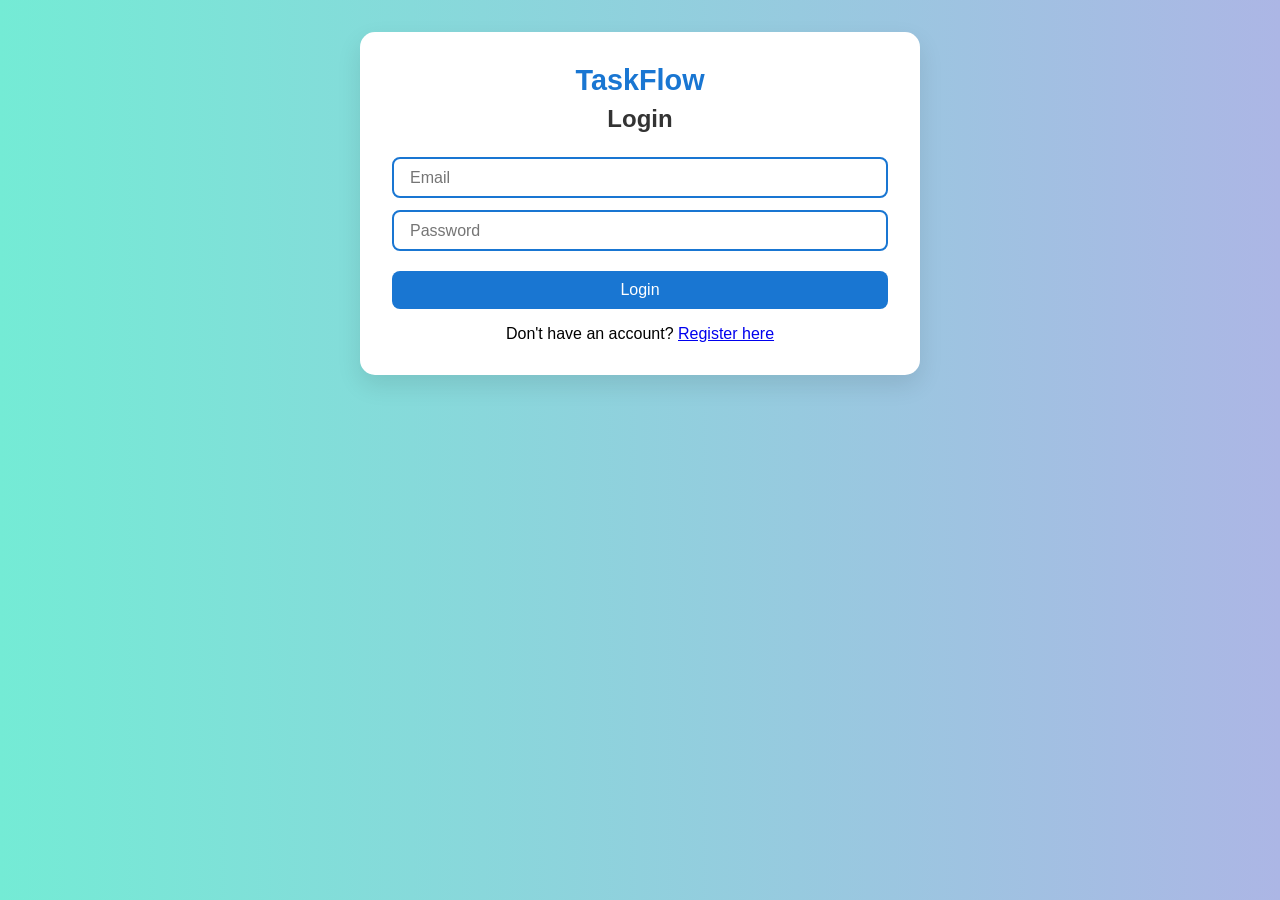
<file: src/main/resources/static/index.html>
<!DOCTYPE html>
<html lang="en">
<head>
    <meta charset="UTF-8" />
    <title>TaskFlow</title>
    <script>
        // Logged-in users go straight to their tasks, everyone else to the login page
        window.location.replace(localStorage.getItem("accessToken") ? "tasks.html" : "login.html");
    </script>
</head>
<body>
    <noscript>TaskFlow needs JavaScript. <a href="login.html">Go to login</a></noscript>
</body>
</html>
</file>
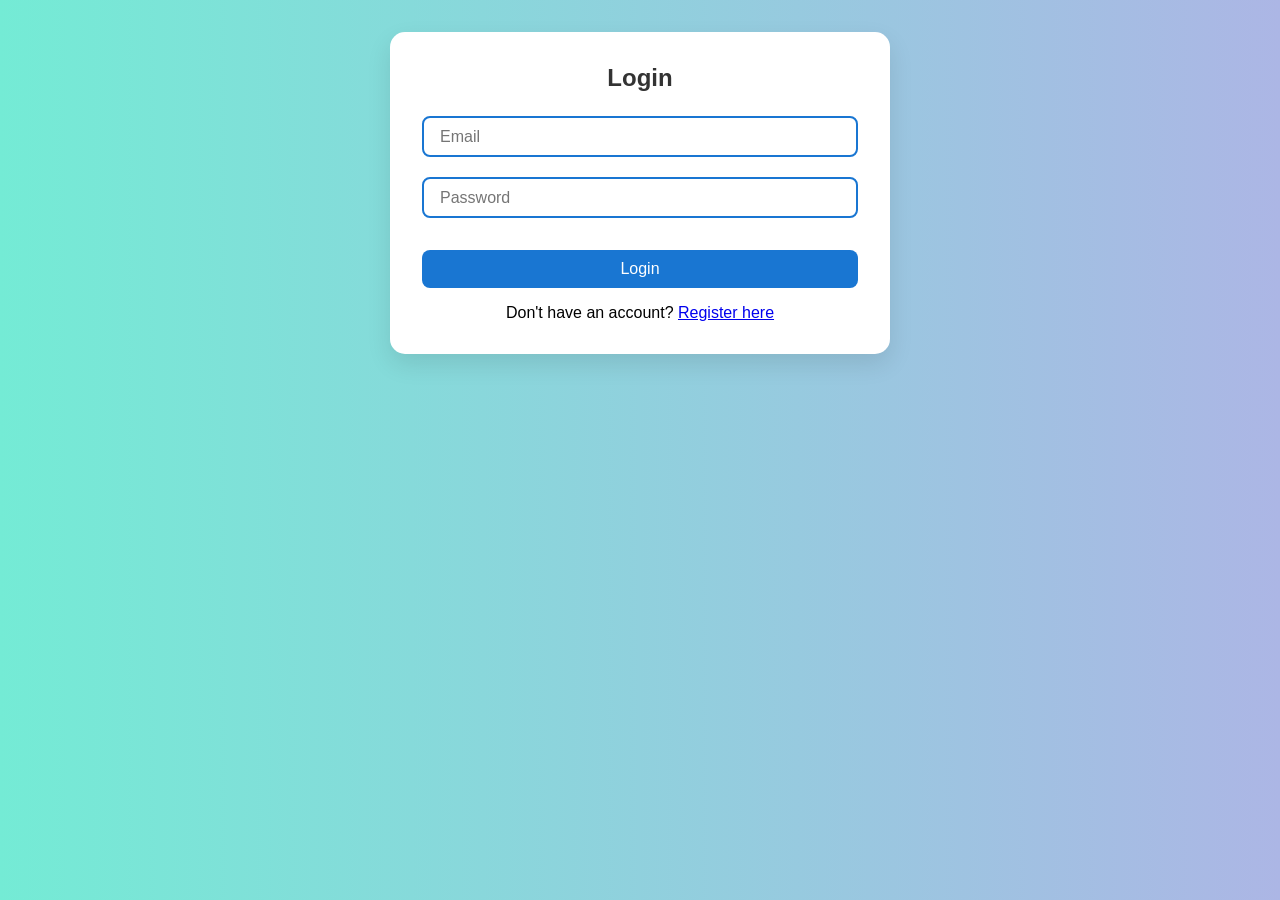
<file: login.html>
<!DOCTYPE html>
<html lang="en">
<head>
    <meta charset="UTF-8" />
    <meta name="viewport" content="width=device-width, initial-scale=1.0"/>
    <title>Login</title>
    <link rel="stylesheet" href="style.css" />
</head>
<body>
<div class="container">
    <h2>Login</h2>

    <div class="form-group">
        <input type="email" id="email" placeholder="Email" />
        <input type="password" id="password" placeholder="Password" />
    </div>

    <button onclick="login()">Login</button>

    <p style="text-align: center; margin-top: 1rem;">
        Don't have an account? <a href="register.html">Register here</a>
    </p>
</div>

<script src="script.js"></script>
</body>
</html>
</file>
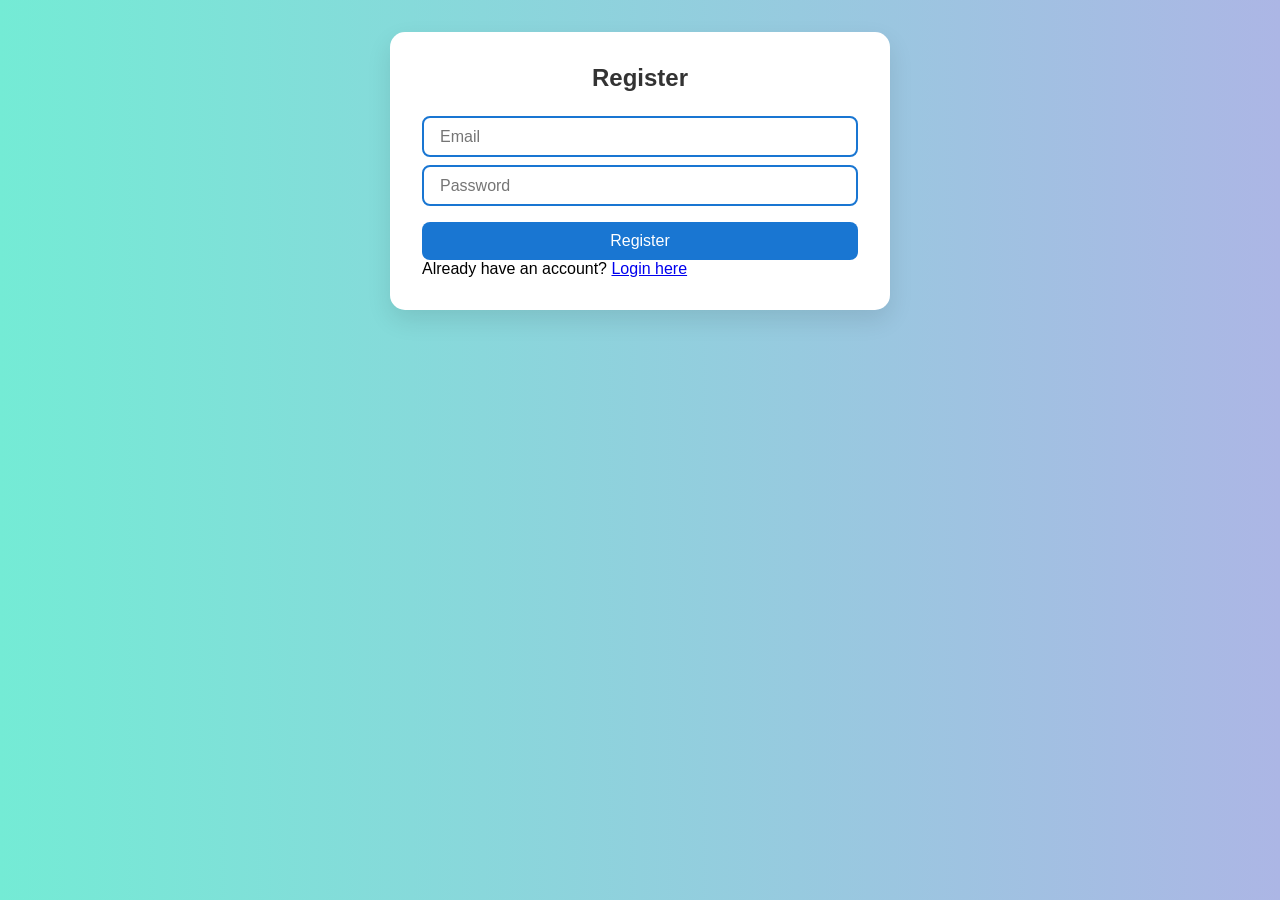
<file: register.html>
<!DOCTYPE html>
<html lang="en">
<head>
    <meta charset="UTF-8" />
    <meta name="viewport" content="width=device-width, initial-scale=1.0"/>
    <title>Register</title>
    <link rel="stylesheet" href="style.css" />
</head>
<body>
<div class="container">
    <h2>Register</h2>
    <input type="email" id="email" placeholder="Email" />
    <input type="password" id="password" placeholder="Password" />
    <button onclick="register()">Register</button>
    <p>Already have an account? <a href="login.html">Login here</a></p>
</div>

<script src="script.js"></script>
</body>
</html>
</file>
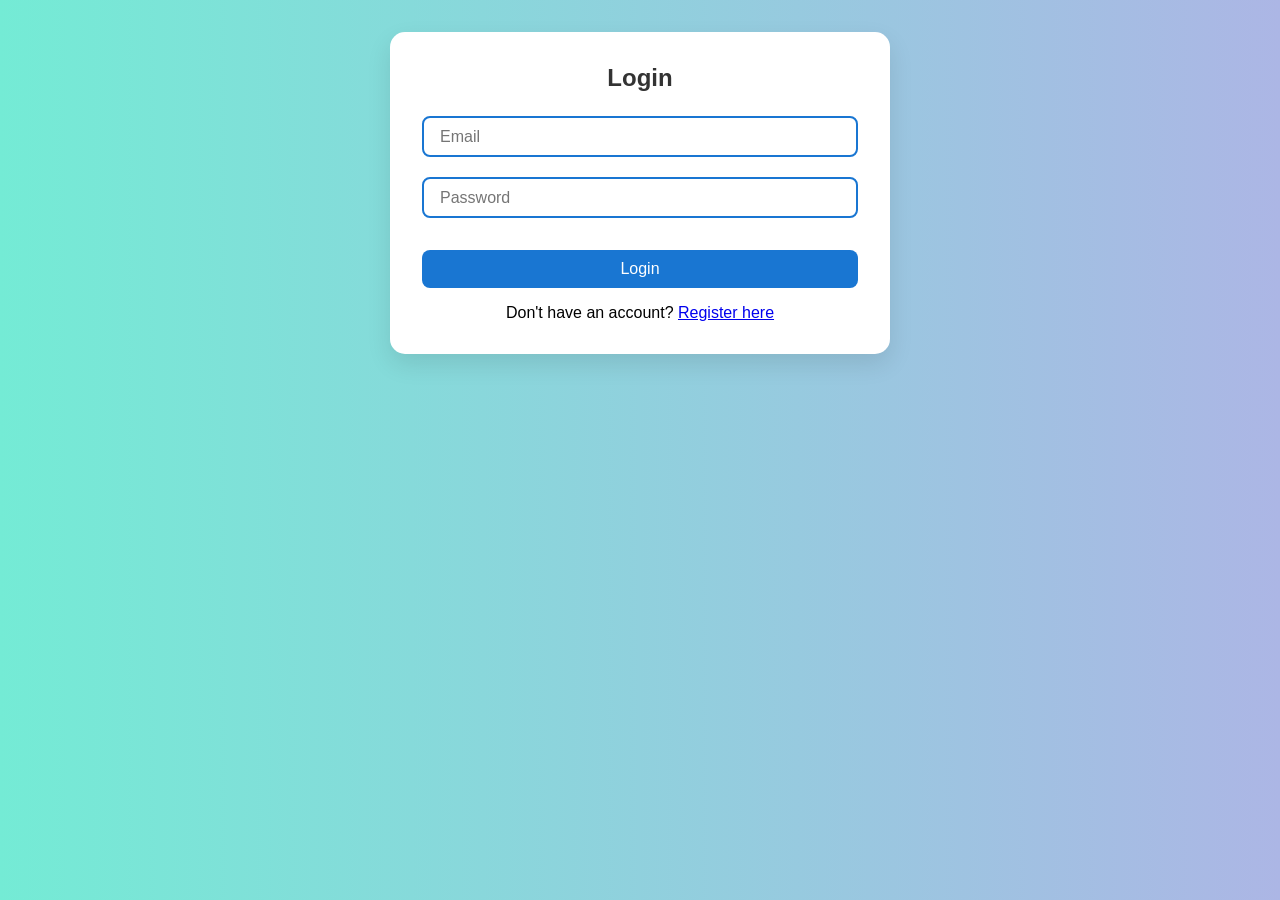
<file: todos.html>
<!DOCTYPE html>
<html lang="en">

<head>
    <meta charset="UTF-8" />
    <meta name="viewport" content="width=device-width, initial-scale=1.0" />
    <title>Your Todos</title>
    <link rel="stylesheet" href="style.css" />
</head>

<body>
    <div class="container">
        <h2>Your Todos</h2>

        <div id="todo-list" class="todo-cards">
            <p id="empty-message">Loading your todos...</p>
        </div>

        <div class="add-todo">
            <input type="text" id="new-todo" placeholder="Add new todo" />
            <button onclick="addTodo()">Add</button>
        </div>
    </div>

    <script src="script.js"></script>

</body>

</html>
</file>
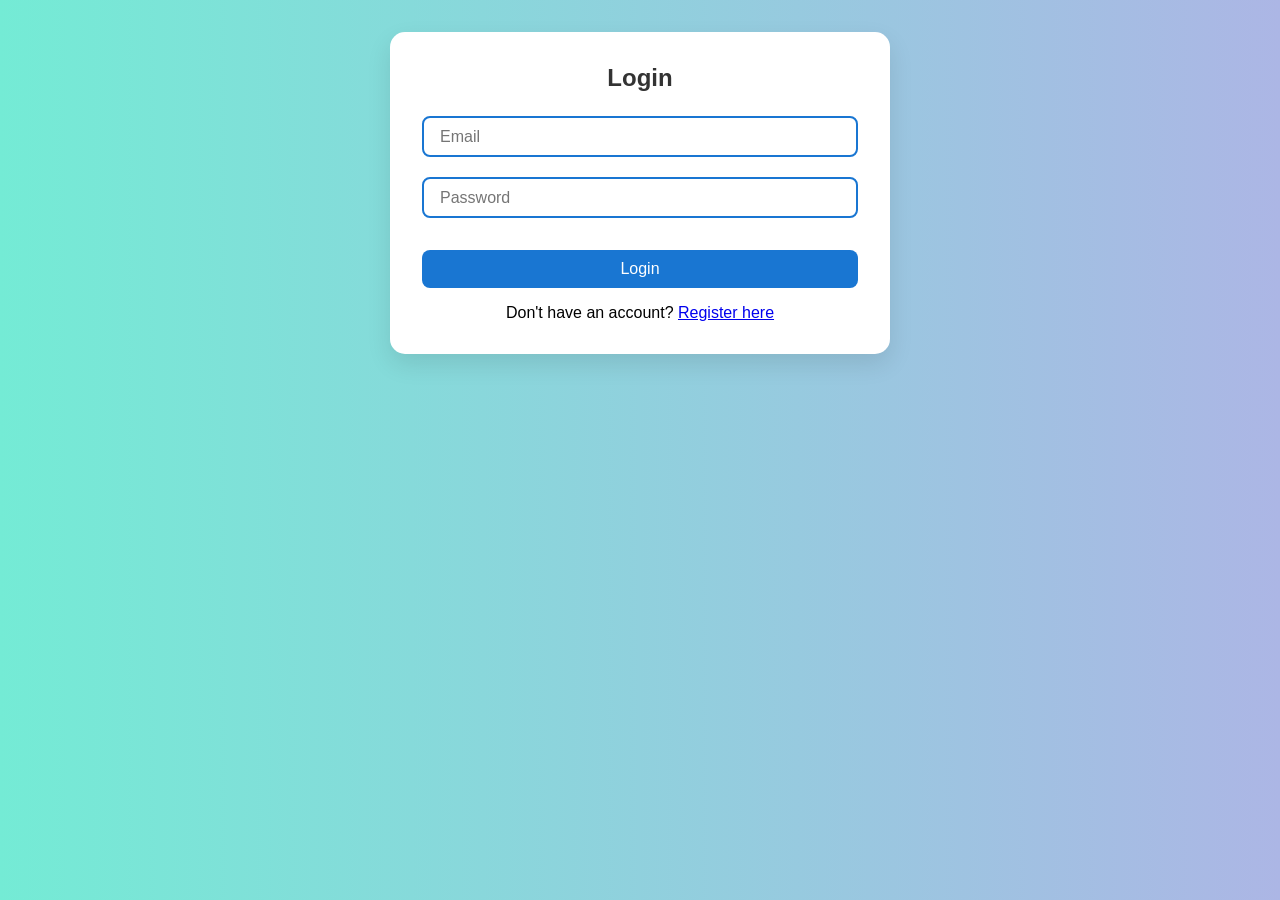
<file: TodoFrontend/login.html>
<!DOCTYPE html>
<html lang="en">
<head>
    <meta charset="UTF-8" />
    <meta name="viewport" content="width=device-width, initial-scale=1.0"/>
    <title>Login</title>
    <link rel="stylesheet" href="style.css" />
</head>
<body>
<div class="container">
    <h2>Login</h2>

    <div class="form-group">
        <input type="email" id="email" placeholder="Email" />
        <input type="password" id="password" placeholder="Password" />
    </div>

    <button onclick="login()">Login</button>

    <p style="text-align: center; margin-top: 1rem;">
        Don't have an account? <a href="register.html">Register here</a>
    </p>
</div>

<script src="script.js"></script>
</body>
</html>
</file>
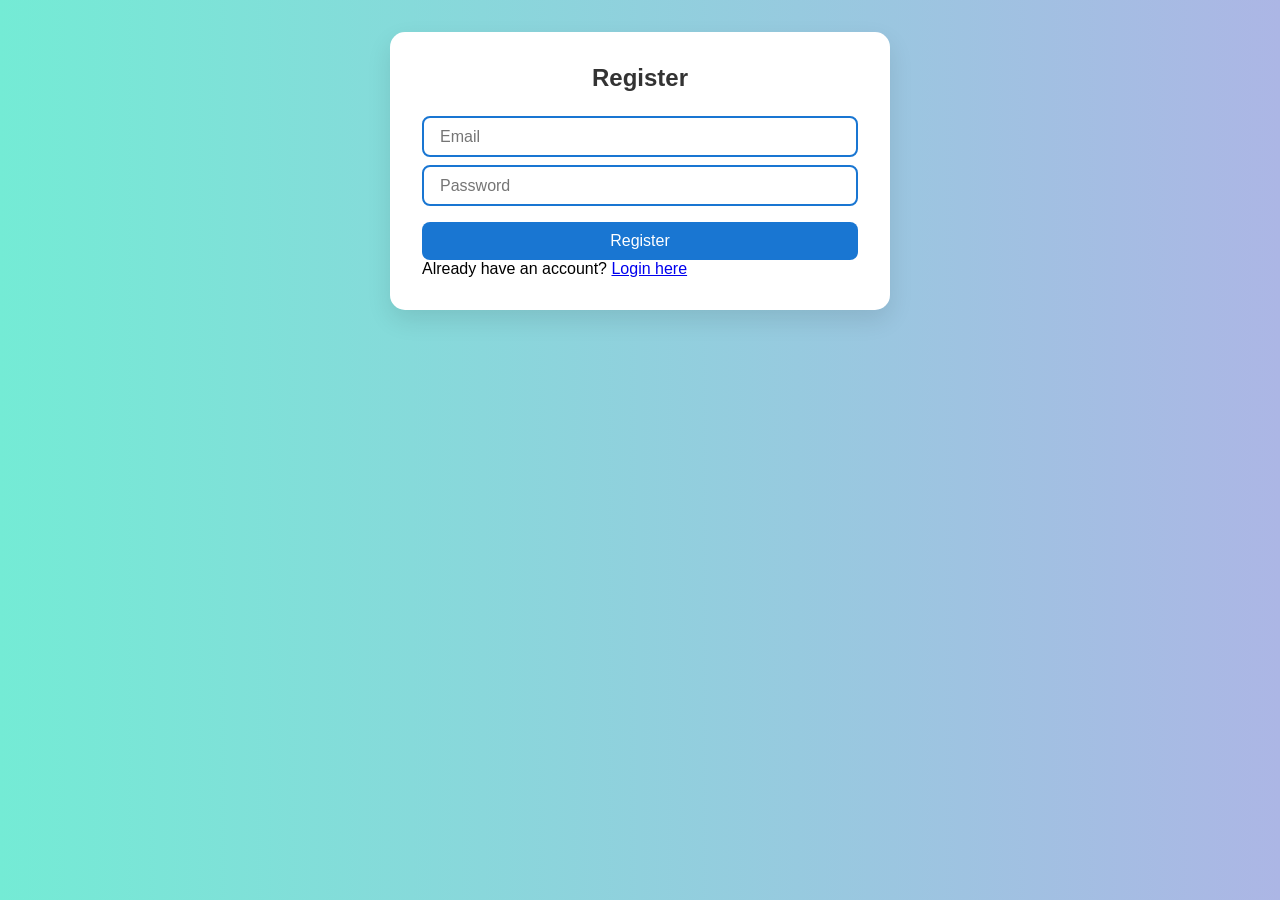
<file: TodoFrontend/register.html>
<!DOCTYPE html>
<html lang="en">
<head>
    <meta charset="UTF-8" />
    <meta name="viewport" content="width=device-width, initial-scale=1.0"/>
    <title>Register</title>
    <link rel="stylesheet" href="style.css" />
</head>
<body>
<div class="container">
    <h2>Register</h2>
    <input type="email" id="email" placeholder="Email" />
    <input type="password" id="password" placeholder="Password" />
    <button onclick="register()">Register</button>
    <p>Already have an account? <a href="login.html">Login here</a></p>
</div>

<script src="script.js"></script>
</body>
</html>
</file>
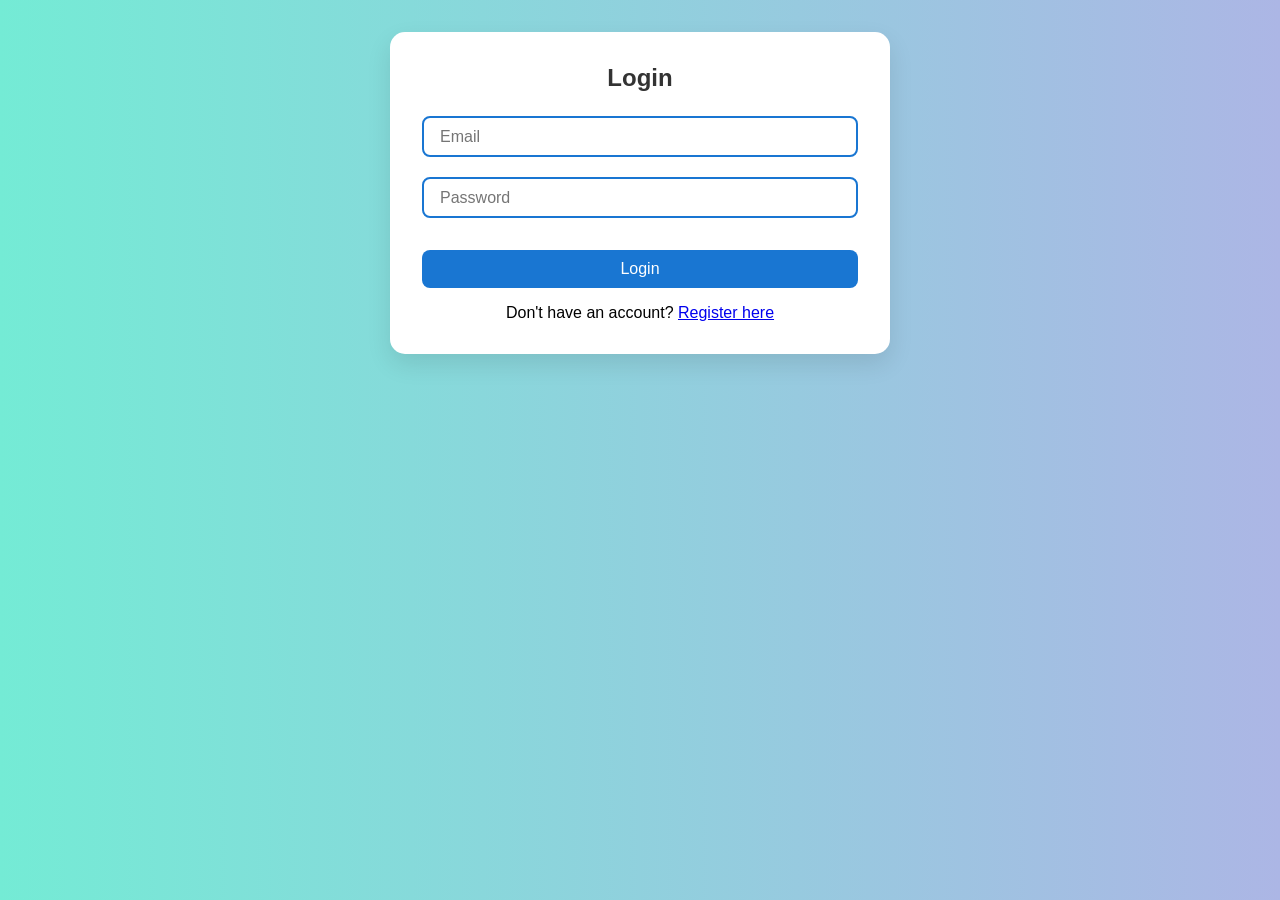
<file: TodoFrontend/todos.html>
<!DOCTYPE html>
<html lang="en">

<head>
    <meta charset="UTF-8" />
    <meta name="viewport" content="width=device-width, initial-scale=1.0" />
    <title>Your Todos</title>
    <link rel="stylesheet" href="style.css" />
</head>

<body>
    <div class="container">
        <h2>Your Todos</h2>

        <div id="todo-list" class="todo-cards">
            <p id="empty-message">Loading your todos...</p>
        </div>

        <div class="add-todo">
            <input type="text" id="new-todo" placeholder="Add new todo" />
            <button onclick="addTodo()">Add</button>
        </div>
    </div>

    <script src="script.js"></script>

</body>

</html>
</file>
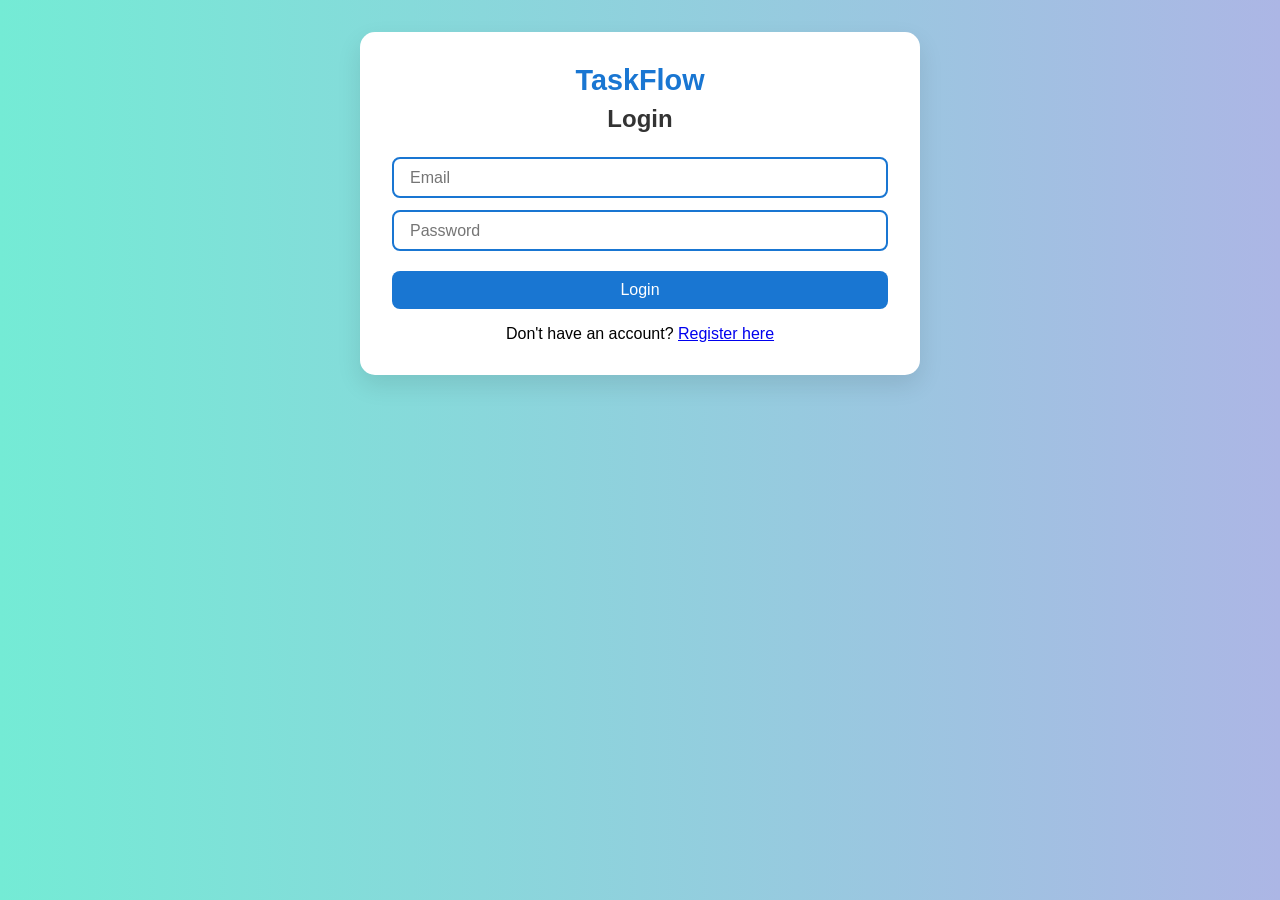
<file: src/main/resources/static/login.html>
<!DOCTYPE html>
<html lang="en">
<head>
    <meta charset="UTF-8" />
    <meta name="viewport" content="width=device-width, initial-scale=1.0"/>
    <title>TaskFlow – Login</title>
    <link rel="stylesheet" href="style.css" />
</head>
<body>
<div class="container">
    <h1 class="brand">TaskFlow</h1>
    <h2>Login</h2>

    <form class="form-group" onsubmit="event.preventDefault(); login();">
        <input type="email" id="email" placeholder="Email" autocomplete="username" required />
        <input type="password" id="password" placeholder="Password" autocomplete="current-password" required />
        <button type="submit">Login</button>
    </form>

    <p class="switch-page">
        Don't have an account? <a href="register.html">Register here</a>
    </p>
</div>

<script src="script.js"></script>
</body>
</html>
</file>
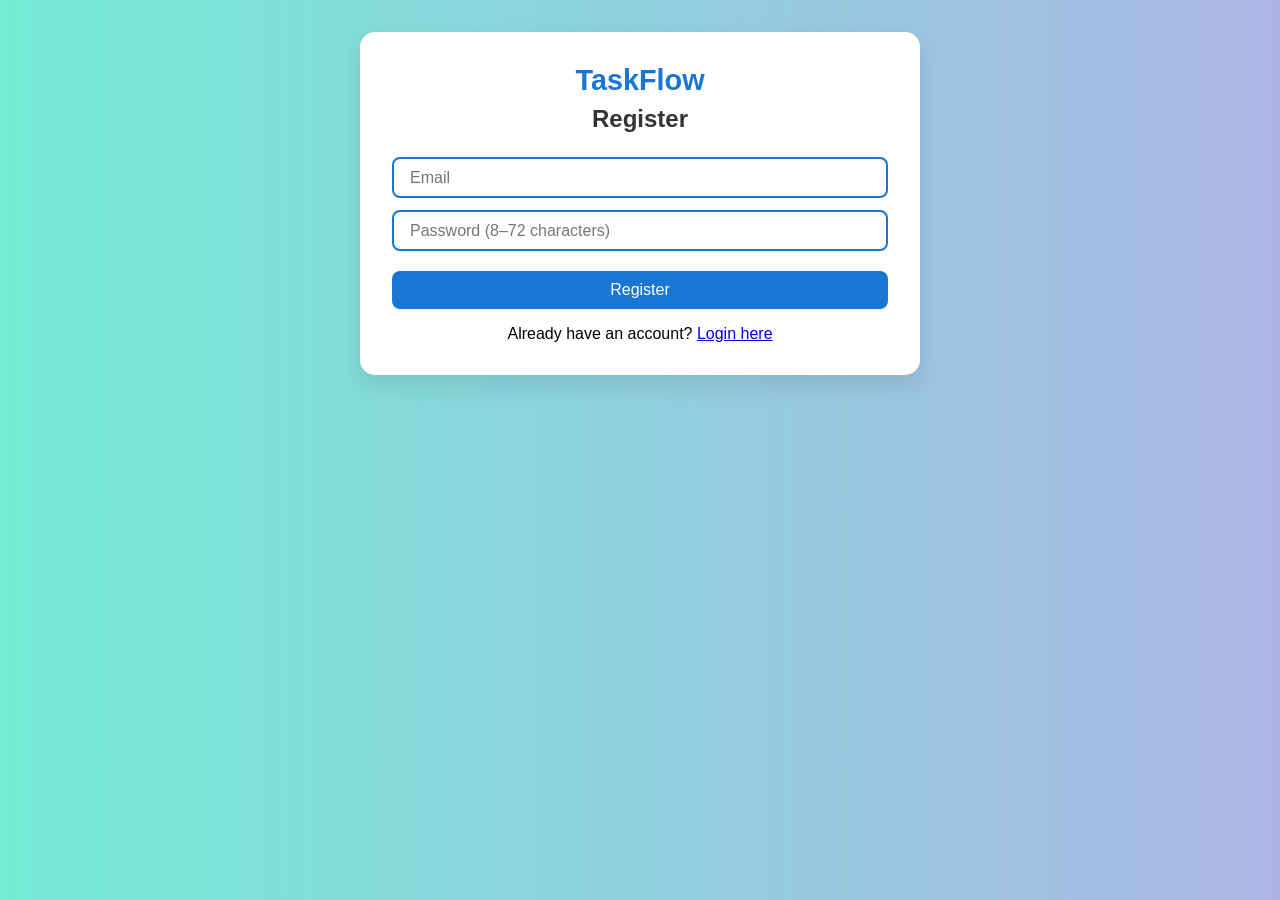
<file: src/main/resources/static/register.html>
<!DOCTYPE html>
<html lang="en">
<head>
    <meta charset="UTF-8" />
    <meta name="viewport" content="width=device-width, initial-scale=1.0"/>
    <title>TaskFlow – Register</title>
    <link rel="stylesheet" href="style.css" />
</head>
<body>
<div class="container">
    <h1 class="brand">TaskFlow</h1>
    <h2>Register</h2>

    <form class="form-group" onsubmit="event.preventDefault(); register();">
        <input type="email" id="email" placeholder="Email" autocomplete="username" required />
        <input type="password" id="password" placeholder="Password (8–72 characters)"
               autocomplete="new-password" minlength="8" maxlength="72" required />
        <button type="submit">Register</button>
    </form>

    <p class="switch-page">Already have an account? <a href="login.html">Login here</a></p>
</div>

<script src="script.js"></script>
</body>
</html>
</file>
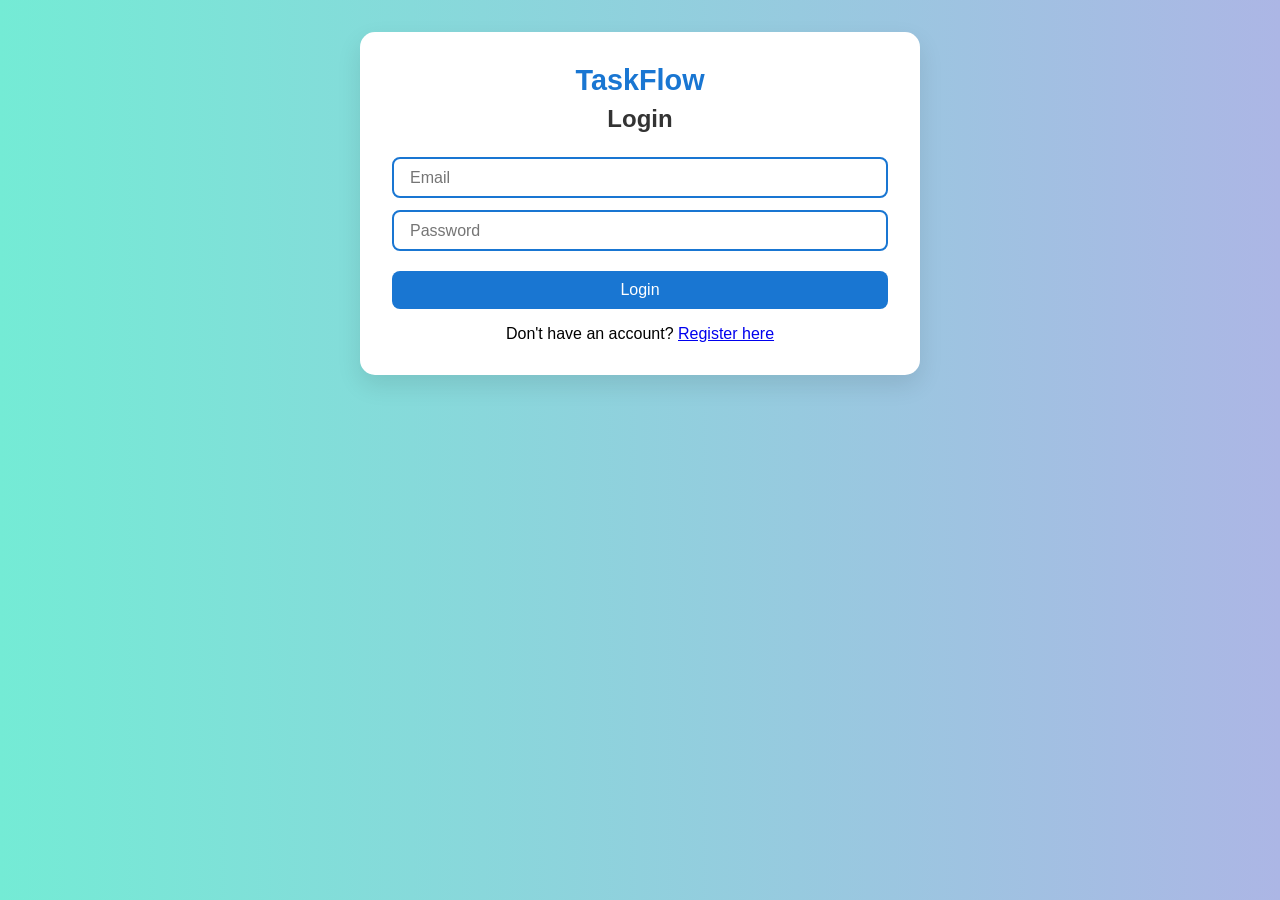
<file: src/main/resources/static/tasks.html>
<!DOCTYPE html>
<html lang="en">

<head>
    <meta charset="UTF-8" />
    <meta name="viewport" content="width=device-width, initial-scale=1.0" />
    <title>TaskFlow – Your Tasks</title>
    <link rel="stylesheet" href="style.css" />
</head>

<body>
    <div class="container">
        <div class="header">
            <h2>Your Tasks</h2>
            <button class="link-btn" onclick="logout()">Log out</button>
        </div>

        <div class="add-task">
            <input type="text" id="new-task" placeholder="Add a new task" maxlength="200" />
            <button onclick="addTask()">Add</button>
        </div>

        <div id="task-list" class="task-cards">
            <p id="empty-message">Loading your tasks...</p>
        </div>

        <section id="insights" class="insights">
            <h3>Process insights</h3>
            <div class="stats">
                <div class="stat"><span id="stat-cases">–</span><label>Cases</label></div>
                <div class="stat"><span id="stat-open">–</span><label>Open</label></div>
                <div class="stat"><span id="stat-cycle">–</span><label>Avg. cycle time</label></div>
                <div class="stat"><span id="stat-rework">–</span><label>Rework rate</label></div>
            </div>
            <h4>Top process variants</h4>
            <ol id="variant-list" class="variants"></ol>
            <button onclick="exportEventLog()">Export event log (CSV)</button>
        </section>
    </div>

    <script src="script.js"></script>
</body>

</html>
</file>
<file: style.css>
.todo-checkbox {
    width: 1.2rem;
    height: 1.2rem;
    accent-color: #1976d2;
    border-radius: 4px;
    border: 2px solid #1976d2;
    margin-right: 0.75rem;
    cursor: pointer;
    transition: box-shadow 0.2s, border-color 0.2s;
    vertical-align: middle;
}

.todo-checkbox:focus {
    outline: none;
    box-shadow: 0 0 0 2px #90caf9;
    border-color: #125ea7;
}

.todo-card .todo-checkbox {
    margin-left: 0;
    margin-right: 0.75rem;
}
/* Reset and base styling */
* {
    box-sizing: border-box;
    margin: 0;
    padding: 0;
}

body {
    font-family: 'Segoe UI', Tahoma, Geneva, Verdana, sans-serif;
    background: linear-gradient(to right, #74ebd5, #acb6e5);
    min-height: 100vh;
    display: flex;
    justify-content: center;
    align-items: flex-start;
    padding: 2rem;
}

/* Reusable container */
.container {
    width: 100%;
    max-width: 500px;
    background: #ffffff;
    padding: 2rem;
    border-radius: 15px;
    box-shadow: 0 10px 25px rgba(0, 0, 0, 0.1);
}

/* Headings */
.container h2 {
    text-align: center;
    margin-bottom: 1.5rem;
    color: #333;
}

/* Generic form layout */
.form-group {
    display: flex;
    flex-direction: column;
    gap: 0.75rem;
    margin-bottom: 1rem;
}

input[type="text"],
input[type="email"],
input[type="password"] {
    padding: 0.6rem 1rem;
    border: 2px solid #1976d2;
    border-radius: 8px;
    font-size: 1rem;
    outline: none;
    margin-bottom: 0.5rem;
    width: 100%;
}

/* All buttons (login, register, add, delete) */
button {
    padding: 0.6rem 1rem;
    background: #1976d2;
    color: white;
    border: none;
    border-radius: 8px;
    font-size: 1rem;
    cursor: pointer;
    transition: background 0.3s;
    width: 100%;
    margin-top: 0.5rem;
}

button:hover {
    background: #125ea7;
}

/* Todo-specific styles */
.todo-cards {
    margin-top: 1rem;
    display: flex;
    flex-direction: column;
    gap: 0.75rem;
}

.todo-card {
    background-color: #f0f8ff;
    padding: 0.75rem 1rem;
    border: 1px solid #d1e6fb;
    border-radius: 8px;
    display: flex;
    justify-content: space-between;
    align-items: center;
    box-shadow: 0 3px 6px rgba(0, 0, 0, 0.05);
}

.todo-card span {
    font-size: 1rem;
    color: #333;
    flex-grow: 1;
}

.todo-card button {
    background: #ff4d4d;
    color: white;
    border: none;
    padding: 0.4rem 0.8rem;
    border-radius: 6px;
    cursor: pointer;
    font-weight: bold;
    transition: background 0.3s;
    width: auto;
    margin: 0;
}

.todo-card button:hover {
    background: #d93636;
}

.add-todo {
    display: flex;
    gap: 0.5rem;
    margin-top: 1.5rem;
}

.add-todo input {
    flex: 1;
    padding: 0.6rem 1rem;
    border: 2px solid #1976d2;
    border-radius: 8px;
    font-size: 1rem;
}

.add-todo button {
    width: auto;
    padding: 0.6rem 1rem;
    margin-top: 0;
    margin-bottom: auto;
    border-radius: 8px;
    white-space: nowrap;
}


#empty-message {
    text-align: center;
    color: #888;
    font-style: italic;
    margin-top: 1rem;
}
</file>
<file: TodoFrontend/style.css>
.todo-checkbox {
    width: 1.2rem;
    height: 1.2rem;
    accent-color: #1976d2;
    border-radius: 4px;
    border: 2px solid #1976d2;
    margin-right: 0.75rem;
    cursor: pointer;
    transition: box-shadow 0.2s, border-color 0.2s;
    vertical-align: middle;
}

.todo-checkbox:focus {
    outline: none;
    box-shadow: 0 0 0 2px #90caf9;
    border-color: #125ea7;
}

.todo-card .todo-checkbox {
    margin-left: 0;
    margin-right: 0.75rem;
}
/* Reset and base styling */
* {
    box-sizing: border-box;
    margin: 0;
    padding: 0;
}

body {
    font-family: 'Segoe UI', Tahoma, Geneva, Verdana, sans-serif;
    background: linear-gradient(to right, #74ebd5, #acb6e5);
    min-height: 100vh;
    display: flex;
    justify-content: center;
    align-items: flex-start;
    padding: 2rem;
}

/* Reusable container */
.container {
    width: 100%;
    max-width: 500px;
    background: #ffffff;
    padding: 2rem;
    border-radius: 15px;
    box-shadow: 0 10px 25px rgba(0, 0, 0, 0.1);
}

/* Headings */
.container h2 {
    text-align: center;
    margin-bottom: 1.5rem;
    color: #333;
}

/* Generic form layout */
.form-group {
    display: flex;
    flex-direction: column;
    gap: 0.75rem;
    margin-bottom: 1rem;
}

input[type="text"],
input[type="email"],
input[type="password"] {
    padding: 0.6rem 1rem;
    border: 2px solid #1976d2;
    border-radius: 8px;
    font-size: 1rem;
    outline: none;
    margin-bottom: 0.5rem;
    width: 100%;
}

/* All buttons (login, register, add, delete) */
button {
    padding: 0.6rem 1rem;
    background: #1976d2;
    color: white;
    border: none;
    border-radius: 8px;
    font-size: 1rem;
    cursor: pointer;
    transition: background 0.3s;
    width: 100%;
    margin-top: 0.5rem;
}

button:hover {
    background: #125ea7;
}

/* Todo-specific styles */
.todo-cards {
    margin-top: 1rem;
    display: flex;
    flex-direction: column;
    gap: 0.75rem;
}

.todo-card {
    background-color: #f0f8ff;
    padding: 0.75rem 1rem;
    border: 1px solid #d1e6fb;
    border-radius: 8px;
    display: flex;
    justify-content: space-between;
    align-items: center;
    box-shadow: 0 3px 6px rgba(0, 0, 0, 0.05);
}

.todo-card span {
    font-size: 1rem;
    color: #333;
    flex-grow: 1;
}

.todo-card button {
    background: #ff4d4d;
    color: white;
    border: none;
    padding: 0.4rem 0.8rem;
    border-radius: 6px;
    cursor: pointer;
    font-weight: bold;
    transition: background 0.3s;
    width: auto;
    margin: 0;
}

.todo-card button:hover {
    background: #d93636;
}

.add-todo {
    display: flex;
    gap: 0.5rem;
    margin-top: 1.5rem;
}

.add-todo input {
    flex: 1;
    padding: 0.6rem 1rem;
    border: 2px solid #1976d2;
    border-radius: 8px;
    font-size: 1rem;
}

.add-todo button {
    width: auto;
    padding: 0.6rem 1rem;
    margin-top: 0;
    margin-bottom: auto;
    border-radius: 8px;
    white-space: nowrap;
}


#empty-message {
    text-align: center;
    color: #888;
    font-style: italic;
    margin-top: 1rem;
}
</file>
<file: src/main/resources/static/style.css>
/* Reset and base styling */
* {
    box-sizing: border-box;
    margin: 0;
    padding: 0;
}

body {
    font-family: 'Segoe UI', Tahoma, Geneva, Verdana, sans-serif;
    background: linear-gradient(to right, #74ebd5, #acb6e5);
    min-height: 100vh;
    display: flex;
    justify-content: center;
    align-items: flex-start;
    padding: 2rem 1rem;
}

/* Reusable container */
.container {
    width: 100%;
    max-width: 560px;
    background: #ffffff;
    padding: 2rem;
    border-radius: 15px;
    box-shadow: 0 10px 25px rgba(0, 0, 0, 0.1);
}

.brand {
    text-align: center;
    color: #1976d2;
    font-size: 1.8rem;
    margin-bottom: 0.5rem;
}

/* Headings */
.container h2 {
    text-align: center;
    margin-bottom: 1.5rem;
    color: #333;
}

.header {
    display: flex;
    justify-content: space-between;
    align-items: center;
    margin-bottom: 1rem;
}

.header h2 {
    margin-bottom: 0;
}

.switch-page {
    text-align: center;
    margin-top: 1rem;
}

/* Generic form layout */
.form-group {
    display: flex;
    flex-direction: column;
    gap: 0.75rem;
    margin-bottom: 1rem;
}

input[type="text"],
input[type="email"],
input[type="password"] {
    padding: 0.6rem 1rem;
    border: 2px solid #1976d2;
    border-radius: 8px;
    font-size: 1rem;
    outline: none;
    width: 100%;
}

/* All buttons */
button {
    padding: 0.6rem 1rem;
    background: #1976d2;
    color: white;
    border: none;
    border-radius: 8px;
    font-size: 1rem;
    cursor: pointer;
    transition: background 0.3s;
    width: 100%;
    margin-top: 0.5rem;
}

button:hover {
    background: #125ea7;
}

.link-btn {
    width: auto;
    margin: 0;
    background: transparent;
    color: #1976d2;
    border: 2px solid #1976d2;
    padding: 0.35rem 0.8rem;
    font-size: 0.9rem;
}

.link-btn:hover {
    background: #e3f2fd;
}

/* Tasks */
.add-task {
    display: flex;
    gap: 0.5rem;
    margin-bottom: 1rem;
}

.add-task input {
    flex: 1;
}

.add-task button {
    width: auto;
    margin-top: 0;
    white-space: nowrap;
}

.task-cards {
    display: flex;
    flex-direction: column;
    gap: 0.75rem;
}

.task-card {
    background-color: #f0f8ff;
    padding: 0.6rem 0.75rem;
    border: 1px solid #d1e6fb;
    border-radius: 8px;
    display: flex;
    align-items: center;
    gap: 0.75rem;
    box-shadow: 0 3px 6px rgba(0, 0, 0, 0.05);
}

.task-title {
    flex-grow: 1;
    font-size: 1rem;
    color: #333;
    overflow-wrap: anywhere;
}

.task-card.completed .task-title {
    text-decoration: line-through;
    color: #999;
}

.task-status {
    padding: 0.3rem 0.4rem;
    border: 2px solid #1976d2;
    border-radius: 6px;
    background: white;
    font-size: 0.9rem;
    cursor: pointer;
}

.delete-btn {
    background: #ff4d4d;
    padding: 0.4rem 0.8rem;
    border-radius: 6px;
    font-weight: bold;
    width: auto;
    margin: 0;
}

.delete-btn:hover {
    background: #d93636;
}

#empty-message {
    text-align: center;
    color: #888;
    font-style: italic;
    margin-top: 1rem;
}

/* Process insights */
.insights {
    margin-top: 2rem;
    padding-top: 1.5rem;
    border-top: 1px solid #e0e0e0;
}

.insights h3 {
    color: #333;
    margin-bottom: 1rem;
}

.insights h4 {
    color: #555;
    margin: 1rem 0 0.5rem;
    font-size: 0.95rem;
}

.stats {
    display: grid;
    grid-template-columns: repeat(4, 1fr);
    gap: 0.5rem;
}

.stat {
    background: #f0f8ff;
    border: 1px solid #d1e6fb;
    border-radius: 8px;
    padding: 0.6rem 0.4rem;
    text-align: center;
}

.stat span {
    display: block;
    font-size: 1.25rem;
    font-weight: 600;
    color: #1976d2;
}

.stat label {
    font-size: 0.75rem;
    color: #666;
}

.variants {
    padding-left: 1.25rem;
    color: #444;
    font-size: 0.9rem;
    line-height: 1.6;
}

@media (max-width: 480px) {
    .container {
        padding: 1.25rem;
    }

    .stats {
        grid-template-columns: repeat(2, 1fr);
    }
}
</file>
